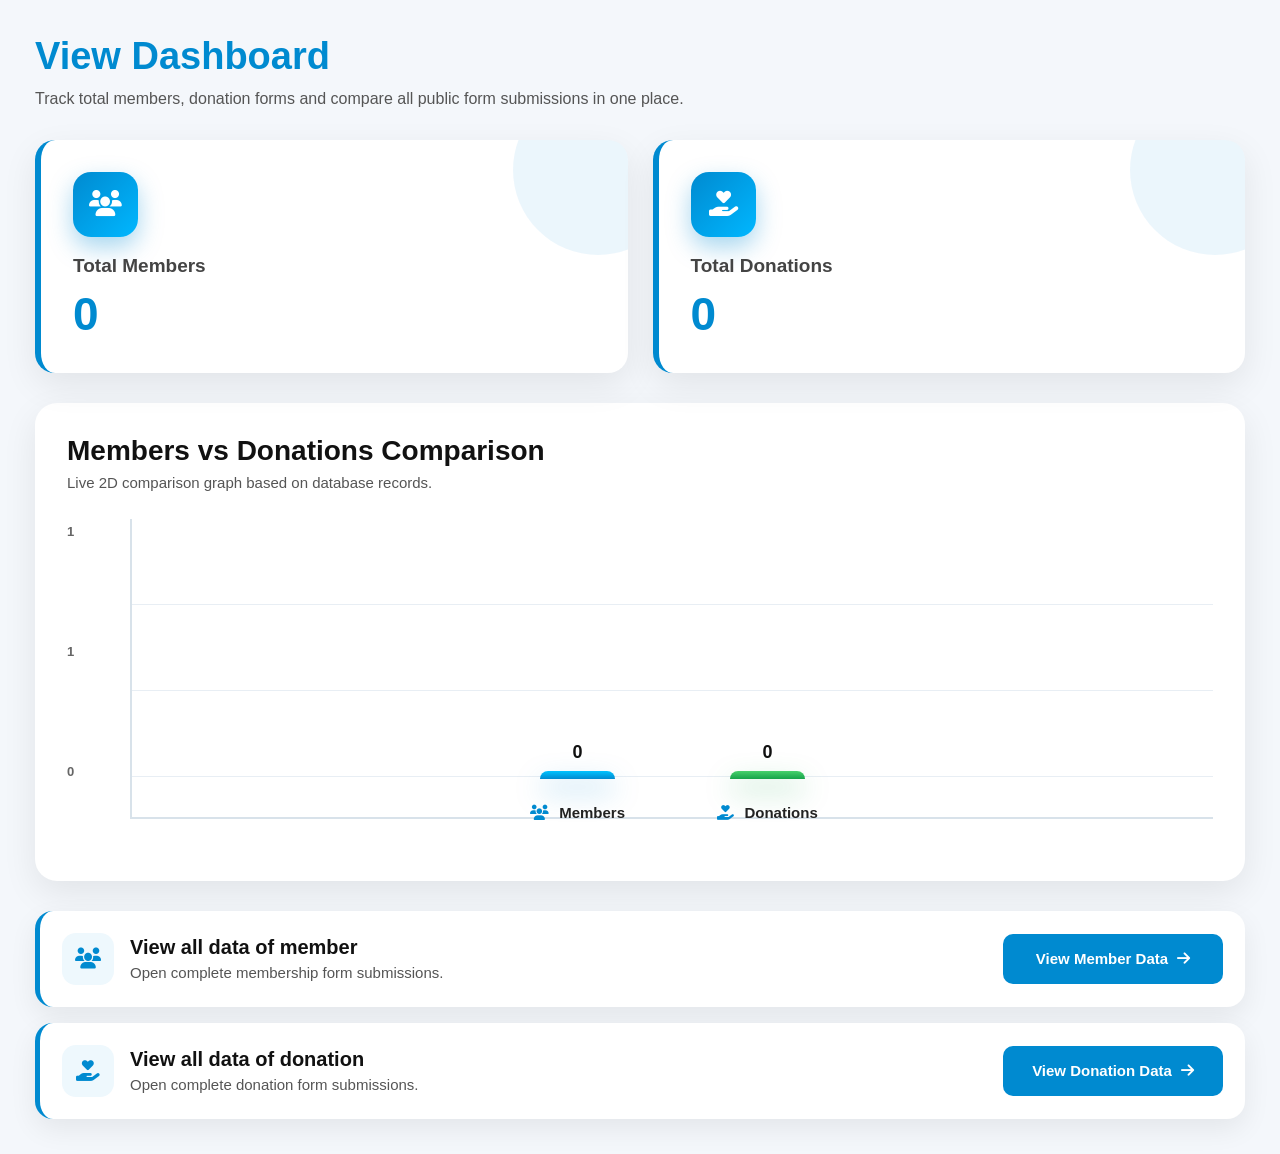
<file: html/dashboard.html>
<!DOCTYPE html>
<html lang="en">
<head>
  <meta charset="UTF-8" />
  <meta name="viewport" content="width=device-width, initial-scale=1.0" />

  <title>Dashboard</title>

  <link rel="stylesheet" href="../css/dashboard.css" />
  <link rel="stylesheet" href="https://cdnjs.cloudflare.com/ajax/libs/font-awesome/6.5.1/css/all.min.css">
</head>
<body>

<section class="dashboard-section">

  <div class="dashboard-header">
    <h1>View Dashboard</h1>
    <p>Track total members, donation forms and compare all public form submissions in one place.</p>
  </div>

  <div class="dashboard-cards">

    <div class="dashboard-card">
      <div class="dashboard-icon">
        <i class="fa-solid fa-users"></i>
      </div>
      <h3>Total Members</h3>
      <h2 id="totalMembers">0</h2>
    </div>

    <div class="dashboard-card">
      <div class="dashboard-icon">
        <i class="fa-solid fa-hand-holding-heart"></i>
      </div>
      <h3>Total Donations</h3>
      <h2 id="totalDonations">0</h2>
    </div>

  </div>

  <div class="dashboard-graph-box">
    <div class="graph-header">
      <h2>Members vs Donations Comparison</h2>
      <p>Live 2D comparison graph based on database records.</p>
    </div>

    <div class="chart-wrapper">
      <div class="chart-y-axis">
        <span id="maxScale">0</span>
        <span id="midScale">0</span>
        <span>0</span>
      </div>

      <div class="chart-area">
        <div class="chart-grid"></div>

        <div class="chart-bars">
          <div class="chart-bar-item">
            <div class="bar-value" id="memberGraphValue">0</div>
            <div class="bar member-graph-bar" id="memberGraphBar"></div>
            <p><i class="fa-solid fa-users"></i> Members</p>
          </div>

          <div class="chart-bar-item">
            <div class="bar-value" id="donationGraphValue">0</div>
            <div class="bar donation-graph-bar" id="donationGraphBar"></div>
            <p><i class="fa-solid fa-hand-holding-heart"></i> Donations</p>
          </div>
        </div>
      </div>
    </div>
  </div>

  <div class="quick-links">

    <div class="quick-link-row">
      <div class="quick-info">
        <div class="quick-icon">
          <i class="fa-solid fa-users"></i>
        </div>
        <div>
          <h3>View all data of member</h3>
          <p>Open complete membership form submissions.</p>
        </div>
      </div>

      <button type="button" class="quick-btn" onclick="openAdminPage('memberdata.html')">
        View Member Data
        <i class="fa-solid fa-arrow-right"></i>
      </button>
    </div>

    <div class="quick-link-row">
      <div class="quick-info">
        <div class="quick-icon">
          <i class="fa-solid fa-hand-holding-heart"></i>
        </div>
        <div>
          <h3>View all data of donation</h3>
          <p>Open complete donation form submissions.</p>
        </div>
      </div>

      <button type="button" class="quick-btn" onclick="openAdminPage('donateformdata.html')">
        View Donation Data
        <i class="fa-solid fa-arrow-right"></i>
      </button>
    </div>

  </div>

</section>

<script src="../config.js"></script>
<script src="../js/dashboard.js"></script>
</body>
</html>
</file>
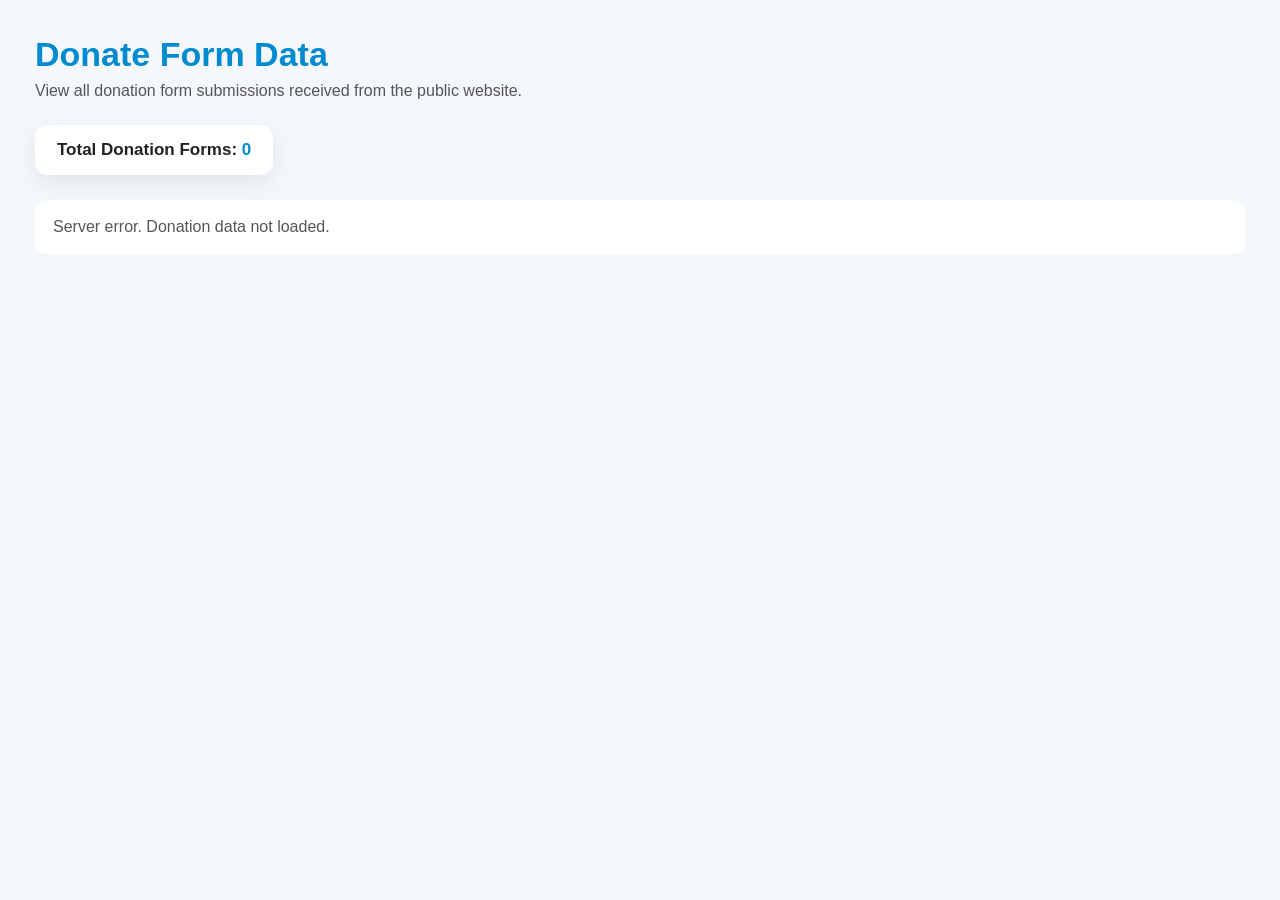
<file: html/donateformdata.html>
<!DOCTYPE html>
<html lang="en">
<head>
  <meta charset="UTF-8" />
  <meta name="viewport" content="width=device-width, initial-scale=1.0" />
  <title>Donate Form Data</title>

  <link rel="stylesheet" href="../css/donateformdata.css" />
  <link rel="stylesheet" href="https://cdnjs.cloudflare.com/ajax/libs/font-awesome/6.5.1/css/all.min.css">
</head>
<body>

  <section class="donate-data-section">
    <div class="donate-data-header">
      <h1>Donate Form Data</h1>
      <p>View all donation form submissions received from the public website.</p>
    </div>

    <div class="donate-count-box">
      Total Donation Forms: <span id="totalDonations">0</span>
    </div>

    <div class="donate-list" id="donateList">
      <p class="loading-text">Loading donation data...</p>
    </div>
  </section>

  <div class="donate-modal" id="donateModal">
    <div class="donate-modal-box">
      <button class="modal-close" id="modalClose">
        <i class="fa-solid fa-xmark"></i>
      </button>

      <h2>Donor Full Details</h2>
      <div class="modal-content" id="modalContent"></div>
    </div>
  </div>

  <script src="../config.js"></script>
  <script src="../js/donateformdata.js"></script>
</body>
</html>
</file>
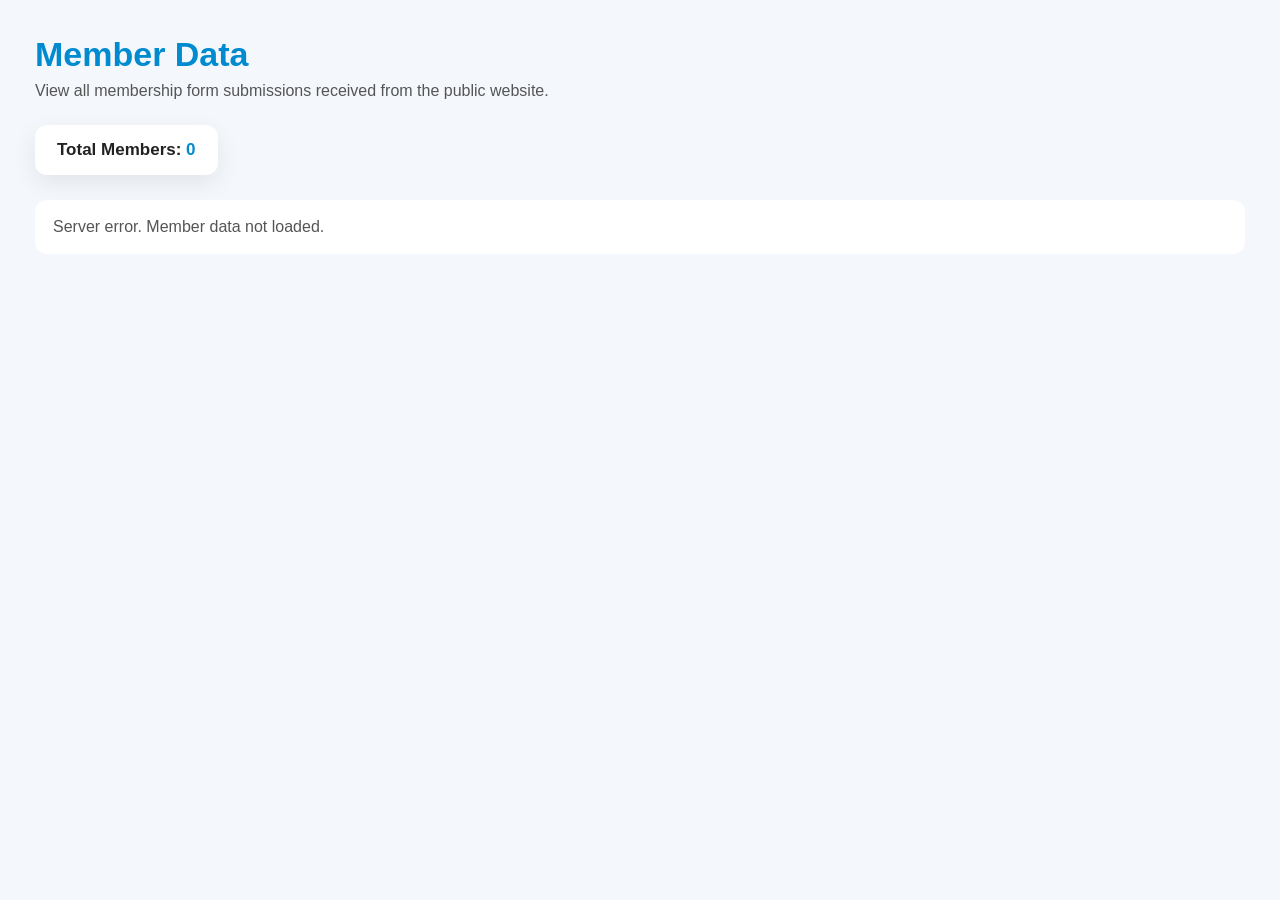
<file: html/memberdata.html>
<!DOCTYPE html>
<html lang="en">
<head>
  <meta charset="UTF-8" />
  <meta name="viewport" content="width=device-width, initial-scale=1.0" />

  <title>Member Data</title>

  <link rel="stylesheet" href="../css/memberdata.css" />
  <link rel="stylesheet" href="https://cdnjs.cloudflare.com/ajax/libs/font-awesome/6.5.1/css/all.min.css">
</head>
<body>

  <section class="member-data-section">
    <div class="member-data-header">
      <h1>Member Data</h1>
      <p>View all membership form submissions received from the public website.</p>
    </div>

    <div class="member-count-box">
      Total Members: <span id="totalMembers">0</span>
    </div>

    <div class="member-list" id="memberList">
      <p class="loading-text">Loading member data...</p>
    </div>
  </section>

  <div class="member-modal" id="memberModal">
    <div class="member-modal-box">
      <button class="modal-close" id="modalClose">
        <i class="fa-solid fa-xmark"></i>
      </button>

      <h2>Member Full Details</h2>

      <div class="modal-content" id="modalContent"></div>
    </div>
  </div>

  <script src="../config.js"></script>
  <script src="../js/memberdata.js"></script>
</body>
</html>
</file>
<file: css/dashboard.css>
* {
  margin: 0;
  padding: 0;
  box-sizing: border-box;
  font-family: Arial, sans-serif;
}

body {
  background: #f4f7fb;
  color: #111;
}

.dashboard-section {
  width: 100%;
  min-height: 100vh;
  padding: 35px;
}

.dashboard-header {
  margin-bottom: 28px;
}

.dashboard-header h1 {
  font-size: 38px;
  color: #008ad0;
  margin-bottom: 8px;
  font-weight: 800;
}

.dashboard-header p {
  font-size: 16px;
  color: #555;
  line-height: 1.6;
}

.dashboard-cards {
  display: grid;
  grid-template-columns: repeat(2, 1fr);
  gap: 25px;
  margin-bottom: 30px;
}

.dashboard-card {
  background: #fff;
  border-radius: 20px;
  padding: 32px;
  min-height: 190px;
  box-shadow: 0 12px 35px rgba(0, 0, 0, 0.08);
  border-left: 6px solid #008ad0;
  position: relative;
  overflow: hidden;
  transition: 0.35s ease;
}

.dashboard-card::after {
  content: "";
  position: absolute;
  width: 170px;
  height: 170px;
  border-radius: 50%;
  background: rgba(0, 138, 208, 0.08);
  right: -55px;
  top: -55px;
}

.dashboard-card:hover {
  transform: translateY(-7px);
  box-shadow: 0 22px 45px rgba(0, 138, 208, 0.18);
}

.dashboard-icon {
  width: 65px;
  height: 65px;
  border-radius: 18px;
  background: linear-gradient(135deg, #008ad0, #00b7ff);
  color: #fff;
  display: flex;
  align-items: center;
  justify-content: center;
  font-size: 26px;
  margin-bottom: 18px;
  box-shadow: 0 10px 25px rgba(0, 138, 208, 0.35);
}

.dashboard-card h3 {
  font-size: 19px;
  color: #444;
  margin-bottom: 10px;
}

.dashboard-card h2 {
  font-size: 46px;
  color: #008ad0;
  font-weight: 900;
}

.dashboard-graph-box {
  background: #fff;
  border-radius: 22px;
  padding: 32px;
  box-shadow: 0 12px 35px rgba(0, 0, 0, 0.08);
  margin-bottom: 30px;
}

.graph-header {
  margin-bottom: 28px;
}

.graph-header h2 {
  font-size: 28px;
  color: #111;
  margin-bottom: 7px;
}

.graph-header p {
  color: #555;
  font-size: 15px;
}

.chart-wrapper {
  width: 100%;
  height: 330px;
  display: flex;
  gap: 18px;
}

.chart-y-axis {
  width: 45px;
  height: 260px;
  display: flex;
  flex-direction: column;
  justify-content: space-between;
  color: #666;
  font-size: 13px;
  font-weight: 700;
  padding-top: 5px;
}

.chart-area {
  flex: 1;
  height: 300px;
  position: relative;
  border-left: 2px solid #d8e2ea;
  border-bottom: 2px solid #d8e2ea;
  padding: 0 40px;
}

.chart-grid {
  position: absolute;
  inset: 0 0 38px 0;
  background:
    linear-gradient(to top, #e8eef4 1px, transparent 1px);
  background-size: 100% 86px;
  pointer-events: none;
}

.chart-bars {
  height: 260px;
  display: flex;
  justify-content: center;
  align-items: flex-end;
  gap: 80px;
  position: relative;
  z-index: 2;
}

.chart-bar-item {
  width: 110px;
  height: 260px;
  display: flex;
  flex-direction: column;
  align-items: center;
  justify-content: flex-end;
  position: relative;
}

.bar-value {
  font-size: 18px;
  font-weight: 900;
  color: #111;
  margin-bottom: 8px;
}

.bar {
  width: 75px;
  min-height: 8px;
  height: 0;
  border-radius: 14px 14px 0 0;
  transition: height 1s ease;
  position: relative;
}

.member-graph-bar {
  background: linear-gradient(to top, #008ad0, #00c3ff);
  box-shadow: 0 12px 28px rgba(0, 138, 208, 0.35);
}

.donation-graph-bar {
  background: linear-gradient(to top, #16a34a, #47d16c);
  box-shadow: 0 12px 28px rgba(22, 163, 74, 0.35);
}

.chart-bar-item p {
  position: absolute;
  bottom: -42px;
  font-size: 15px;
  font-weight: 800;
  color: #222;
  white-space: nowrap;
}

.chart-bar-item p i {
  color: #008ad0;
  margin-right: 6px;
}

.quick-links {
  display: grid;
  grid-template-columns: 1fr;
  gap: 16px;
}

.quick-link-row {
  background: #fff;
  border-radius: 18px;
  padding: 22px;
  display: flex;
  align-items: center;
  justify-content: space-between;
  gap: 18px;
  box-shadow: 0 10px 28px rgba(0, 0, 0, 0.07);
  border-left: 5px solid #008ad0;
  transition: 0.3s ease;
}

.quick-link-row:hover {
  transform: translateY(-4px);
  box-shadow: 0 18px 35px rgba(0, 138, 208, 0.14);
}

.quick-info {
  display: flex;
  align-items: center;
  gap: 16px;
}

.quick-icon {
  width: 52px;
  height: 52px;
  border-radius: 14px;
  background: #eef8fd;
  color: #008ad0;
  display: flex;
  align-items: center;
  justify-content: center;
  font-size: 21px;
  flex-shrink: 0;
}

.quick-link-row h3 {
  font-size: 20px;
  color: #111;
  margin-bottom: 5px;
}

.quick-link-row p {
  font-size: 15px;
  color: #555;
}

.quick-btn {
  min-width: 220px;
  height: 50px;
  border: none;
  border-radius: 10px;
  background: #008ad0;
  color: #fff;
  font-size: 15px;
  font-weight: 800;
  display: flex;
  align-items: center;
  justify-content: center;
  gap: 9px;
  cursor: pointer;
  transition: 0.3s ease;
}

.quick-btn:hover {
  background: #006fa8;
  transform: translateY(-2px);
}

.quick-btn i {
  transition: 0.3s;
}

.quick-btn:hover i {
  transform: translateX(4px);
}

@media (max-width: 991px) {
  .dashboard-section {
    padding: 28px;
  }

  .dashboard-header h1 {
    font-size: 32px;
  }

  .dashboard-cards {
    gap: 18px;
  }

  .dashboard-card {
    padding: 26px;
  }

  .chart-bars {
    gap: 45px;
  }
}

@media (max-width: 768px) {
  .dashboard-section {
    padding: 22px;
  }

  .dashboard-cards {
    grid-template-columns: 1fr;
  }

  .dashboard-graph-box {
    padding: 24px;
  }

  .chart-wrapper {
    height: 300px;
  }

  .chart-area {
    padding: 0 20px;
  }

  .chart-bars {
    gap: 32px;
  }

  .chart-bar-item {
    width: 90px;
  }

  .bar {
    width: 60px;
  }

  .quick-link-row {
    flex-direction: column;
    align-items: flex-start;
  }

  .quick-btn {
    width: 100%;
    min-width: 100%;
  }
}

@media (max-width: 480px) {
  .dashboard-section {
    padding: 15px;
  }

  .dashboard-header h1 {
    font-size: 27px;
  }

  .dashboard-header p {
    font-size: 14px;
  }

  .dashboard-card {
    padding: 22px;
    min-height: 170px;
  }

  .dashboard-icon {
    width: 55px;
    height: 55px;
    font-size: 22px;
  }

  .dashboard-card h2 {
    font-size: 36px;
  }

  .graph-header h2 {
    font-size: 22px;
  }

  .chart-wrapper {
    gap: 8px;
    height: 280px;
  }

  .chart-y-axis {
    width: 30px;
    font-size: 11px;
  }

  .chart-area {
    padding: 0 8px;
  }

  .chart-bars {
    gap: 18px;
  }

  .chart-bar-item {
    width: 75px;
  }

  .bar {
    width: 48px;
  }

  .chart-bar-item p {
    font-size: 12px;
  }

  .quick-info {
    align-items: flex-start;
  }

  .quick-link-row h3 {
    font-size: 18px;
  }

  .quick-link-row p {
    font-size: 14px;
  }
}
</file>
<file: css/donateformdata.css>
* {
  margin: 0;
  padding: 0;
  box-sizing: border-box;
  font-family: Arial, sans-serif;
}

body {
  background: #f4f7fb;
  color: #111;
}

.donate-data-section {
  width: 100%;
  min-height: 100vh;
  padding: 35px;
}

.donate-data-header {
  margin-bottom: 25px;
}

.donate-data-header h1 {
  font-size: 34px;
  color: #008ad0;
  margin-bottom: 8px;
}

.donate-data-header p {
  font-size: 16px;
  color: #555;
}

.donate-count-box {
  width: fit-content;
  background: #fff;
  padding: 15px 22px;
  border-radius: 12px;
  font-size: 17px;
  font-weight: 700;
  color: #222;
  box-shadow: 0 8px 25px rgba(0, 0, 0, 0.08);
  margin-bottom: 25px;
}

.donate-count-box span {
  color: #008ad0;
}

.donate-list {
  width: 100%;
  display: flex;
  flex-direction: column;
  gap: 14px;
}

.donate-row {
  width: 100%;
  background: #fff;
  border-radius: 12px;
  padding: 18px 22px;
  display: flex;
  align-items: center;
  gap: 18px;
  box-shadow: 0 7px 22px rgba(0, 0, 0, 0.07);
  border-left: 5px solid #008ad0;
}

.donor-name {
  flex: 1;
  font-size: 17px;
  font-weight: 700;
  color: #111;
}

.donor-amount {
  width: 90px;
  text-align: center;
  font-size: 18px;
  font-weight: 800;
  color: #008ad0;
  flex-shrink: 0;
}

.view-more-btn {
  width: 210px;
  height: 46px;
  border: none;
  border-radius: 8px;
  background: #008ad0;
  color: #fff;
  font-size: 14px;
  font-weight: 700;
  display: flex;
  align-items: center;
  justify-content: center;
  gap: 9px;
  cursor: pointer;
  flex-shrink: 0;
  transition: 0.3s;
}

.view-more-btn:hover {
  background: #006fa8;
}

.delete-btn {
  width: 46px;
  height: 46px;
  border: none;
  border-radius: 8px;
  background: #e53935;
  color: #fff;
  font-size: 18px;
  display: flex;
  align-items: center;
  justify-content: center;
  cursor: pointer;
  flex-shrink: 0;
  transition: 0.3s;
}

.delete-btn:hover {
  background: #c62828;
  transform: translateY(-2px);
}

.loading-text,
.empty-text {
  background: #fff;
  padding: 18px;
  border-radius: 12px;
  color: #555;
  font-size: 16px;
}

/* Modal */

.donate-modal {
  position: fixed;
  inset: 0;
  background: rgba(0, 0, 0, 0.55);
  display: none;
  align-items: center;
  justify-content: center;
  padding: 20px;
  z-index: 9999;
}

.donate-modal.active {
  display: flex;
}

.donate-modal-box {
  width: 95%;
  max-width: 850px;
  max-height: 90vh;
  overflow-y: auto;
  background: #fff;
  border-radius: 18px;
  padding: 30px;
  position: relative;
}

.modal-close {
  position: absolute;
  top: 18px;
  right: 18px;
  width: 38px;
  height: 38px;
  border: none;
  background: #008ad0;
  color: #fff;
  border-radius: 50%;
  cursor: pointer;
  font-size: 18px;
}

.donate-modal-box h2 {
  color: #008ad0;
  font-size: 28px;
  margin-bottom: 25px;
}

.detail-grid {
  display: grid;
  grid-template-columns: repeat(2, 1fr);
  gap: 18px;
}

.detail-item {
  background: #f4f7fb;
  padding: 15px;
  border-radius: 10px;
}

.detail-item.full {
  grid-column: 1 / -1;
}

.detail-item span {
  display: block;
  font-size: 13px;
  color: #666;
  margin-bottom: 7px;
  font-weight: 700;
}

.detail-item strong {
  font-size: 16px;
  color: #111;
  word-break: break-word;
}

.image-section {
  margin-top: 25px;
}

.image-section h3 {
  font-size: 22px;
  color: #111;
  margin-bottom: 15px;
}

.donor-images {
  display: grid;
  grid-template-columns: repeat(3, 1fr);
  gap: 18px;
}

.image-box {
  background: #f4f7fb;
  border-radius: 12px;
  padding: 12px;
  text-align: center;
}

.image-box p {
  font-size: 14px;
  font-weight: 700;
  margin-bottom: 10px;
  color: #333;
}

.image-box img {
  width: 100%;
  height: 180px;
  object-fit: contain;
  background: #fff;
  border-radius: 10px;
  border: 1px solid #ddd;
}

.no-image {
  height: 180px;
  display: flex;
  align-items: center;
  justify-content: center;
  background: #fff;
  border: 1px dashed #bbb;
  border-radius: 10px;
  color: #777;
}

/* Responsive */

@media (max-width: 991px) {
  .donate-data-section {
    padding: 28px;
  }

  .donate-row {
    gap: 14px;
    padding: 17px 18px;
  }

  .donor-amount {
    width: 75px;
  }

  .view-more-btn {
    width: 190px;
  }
}

@media (max-width: 768px) {
  .donate-data-section {
    padding: 22px;
  }

  .donate-data-header h1 {
    font-size: 26px;
  }

  .donate-row {
    flex-direction: column;
    align-items: flex-start;
    gap: 12px;
  }

  .donor-name {
    width: 100%;
  }

  .donor-amount {
    width: auto;
    text-align: left;
  }

  .view-more-btn,
  .delete-btn {
    width: 100%;
  }

  .detail-grid {
    grid-template-columns: 1fr;
  }

  .donor-images {
    grid-template-columns: 1fr;
  }

  .donate-modal-box {
    padding: 25px 18px;
  }
}

@media (max-width: 480px) {
  .donate-data-section {
    padding: 15px;
  }

  .donate-data-header h1 {
    font-size: 23px;
  }

  .donate-data-header p {
    font-size: 14px;
  }

  .donate-count-box {
    font-size: 15px;
    padding: 13px 16px;
  }

  .donate-row {
    padding: 15px;
  }

  .view-more-btn,
  .delete-btn {
    height: 44px;
  }

  .donate-modal-box h2 {
    font-size: 23px;
  }
}
</file>
<file: css/memberdata.css>
* {
  margin: 0;
  padding: 0;
  box-sizing: border-box;
  font-family: Arial, sans-serif;
}

body {
  background: #f4f7fb;
  color: #111;
}

.member-data-section {
  width: 100%;
  min-height: 100vh;
  padding: 35px;
}

.member-data-header {
  margin-bottom: 25px;
}

.member-data-header h1 {
  font-size: 34px;
  color: #008ad0;
  margin-bottom: 8px;
}

.member-data-header p {
  font-size: 16px;
  color: #555;
}

.member-count-box {
  width: fit-content;
  background: #fff;
  padding: 15px 22px;
  border-radius: 12px;
  font-size: 17px;
  font-weight: 700;
  color: #222;
  box-shadow: 0 8px 25px rgba(0,0,0,0.08);
  margin-bottom: 25px;
}

.member-count-box span {
  color: #008ad0;
}

.member-list {
  width: 100%;
  display: flex;
  flex-direction: column;
  gap: 14px;
}

.member-row {
  width: 100%;
  background: #fff;
  border-radius: 12px;
  padding: 18px 22px;
  display: flex;
  align-items: center;
  gap: 18px;
  box-shadow: 0 7px 22px rgba(0,0,0,0.07);
  border-left: 5px solid #008ad0;
}

.member-name {
  flex: 1;
  font-size: 17px;
  font-weight: 700;
  color: #111;
}

.member-mobile {
  width: 160px;
  text-align: center;
  font-size: 17px;
  font-weight: 800;
  color: #008ad0;
  flex-shrink: 0;
}

.view-more-btn {
  width: 210px;
  height: 46px;
  border: none;
  border-radius: 8px;
  background: #008ad0;
  color: #fff;
  font-size: 14px;
  font-weight: 700;
  display: flex;
  align-items: center;
  justify-content: center;
  gap: 9px;
  cursor: pointer;
  flex-shrink: 0;
  transition: 0.3s;
}

.view-more-btn:hover {
  background: #006fa8;
}

.delete-btn {
  width: 46px;
  height: 46px;
  border: none;
  border-radius: 8px;
  background: #e53935;
  color: #fff;
  font-size: 18px;
  display: flex;
  align-items: center;
  justify-content: center;
  cursor: pointer;
  flex-shrink: 0;
  transition: 0.3s;
}

.delete-btn:hover {
  background: #c62828;
  transform: translateY(-2px);
}

.loading-text,
.empty-text {
  background: #fff;
  padding: 18px;
  border-radius: 12px;
  color: #555;
  font-size: 16px;
}

.member-modal {
  position: fixed;
  inset: 0;
  background: rgba(0,0,0,0.55);
  display: none;
  align-items: center;
  justify-content: center;
  padding: 20px;
  z-index: 9999;
}

.member-modal.active {
  display: flex;
}

.member-modal-box {
  width: 95%;
  max-width: 950px;
  max-height: 90vh;
  overflow-y: auto;
  background: #fff;
  border-radius: 18px;
  padding: 30px;
  position: relative;
}

.modal-close {
  position: absolute;
  top: 18px;
  right: 18px;
  width: 42px;
  height: 42px;
  border: none;
  background: #008ad0;
  color: #fff;
  border-radius: 50%;
  cursor: pointer;
  font-size: 18px;
}

.member-modal-box h2 {
  color: #008ad0;
  font-size: 30px;
  margin-bottom: 25px;
}

.detail-grid {
  display: grid;
  grid-template-columns: repeat(2, 1fr);
  gap: 18px;
}

.detail-item {
  background: #f4f7fb;
  padding: 15px 18px;
  border-radius: 10px;
}

.detail-item.full {
  grid-column: 1 / -1;
}

.detail-item span {
  display: block;
  font-size: 13px;
  color: #666;
  margin-bottom: 7px;
  font-weight: 700;
}

.detail-item strong {
  font-size: 16px;
  color: #111;
  word-break: break-word;
}

.image-section {
  margin-top: 28px;
}

.image-section h3 {
  font-size: 24px;
  color: #111;
  margin-bottom: 15px;
}

.member-images {
  display: grid;
  grid-template-columns: repeat(3, 1fr);
  gap: 18px;
}

.image-box {
  background: #f4f7fb;
  border-radius: 12px;
  padding: 12px;
  text-align: center;
}

.image-box p {
  font-size: 15px;
  font-weight: 700;
  margin-bottom: 10px;
  color: #333;
}

.image-box img {
  width: 100%;
  height: 210px;
  object-fit: contain;
  background: #fff;
  border-radius: 10px;
  border: 1px solid #ddd;
}

.file-link {
  width: 100%;
  min-height: 120px;
  background: #fff;
  border: 1px dashed #aaa;
  border-radius: 10px;
  display: flex;
  align-items: center;
  justify-content: center;
  color: #008ad0;
  font-weight: 700;
  text-decoration: none;
}

.no-image {
  height: 210px;
  display: flex;
  align-items: center;
  justify-content: center;
  background: #fff;
  border: 1px dashed #bbb;
  border-radius: 10px;
  color: #777;
}

@media (max-width: 991px) {
  .member-data-section {
    padding: 28px;
  }

  .member-row {
    gap: 14px;
    padding: 17px 18px;
  }

  .member-mobile {
    width: 135px;
  }

  .view-more-btn {
    width: 190px;
  }
}

@media (max-width: 768px) {
  .member-data-section {
    padding: 22px;
  }

  .member-data-header h1 {
    font-size: 26px;
  }

  .member-row {
    flex-direction: column;
    align-items: flex-start;
    gap: 12px;
  }

  .member-name {
    width: 100%;
  }

  .member-mobile {
    width: auto;
    text-align: left;
  }

  .view-more-btn,
  .delete-btn {
    width: 100%;
  }

  .detail-grid {
    grid-template-columns: 1fr;
  }

  .member-images {
    grid-template-columns: 1fr;
  }

  .member-modal-box {
    padding: 25px 18px;
  }
}

@media (max-width: 480px) {
  .member-data-section {
    padding: 15px;
  }

  .member-data-header h1 {
    font-size: 23px;
  }

  .member-data-header p {
    font-size: 14px;
  }

  .member-count-box {
    font-size: 15px;
    padding: 13px 16px;
  }

  .member-row {
    padding: 15px;
  }

  .view-more-btn,
  .delete-btn {
    height: 44px;
  }

  .member-modal-box h2 {
    font-size: 23px;
  }
}
</file>
